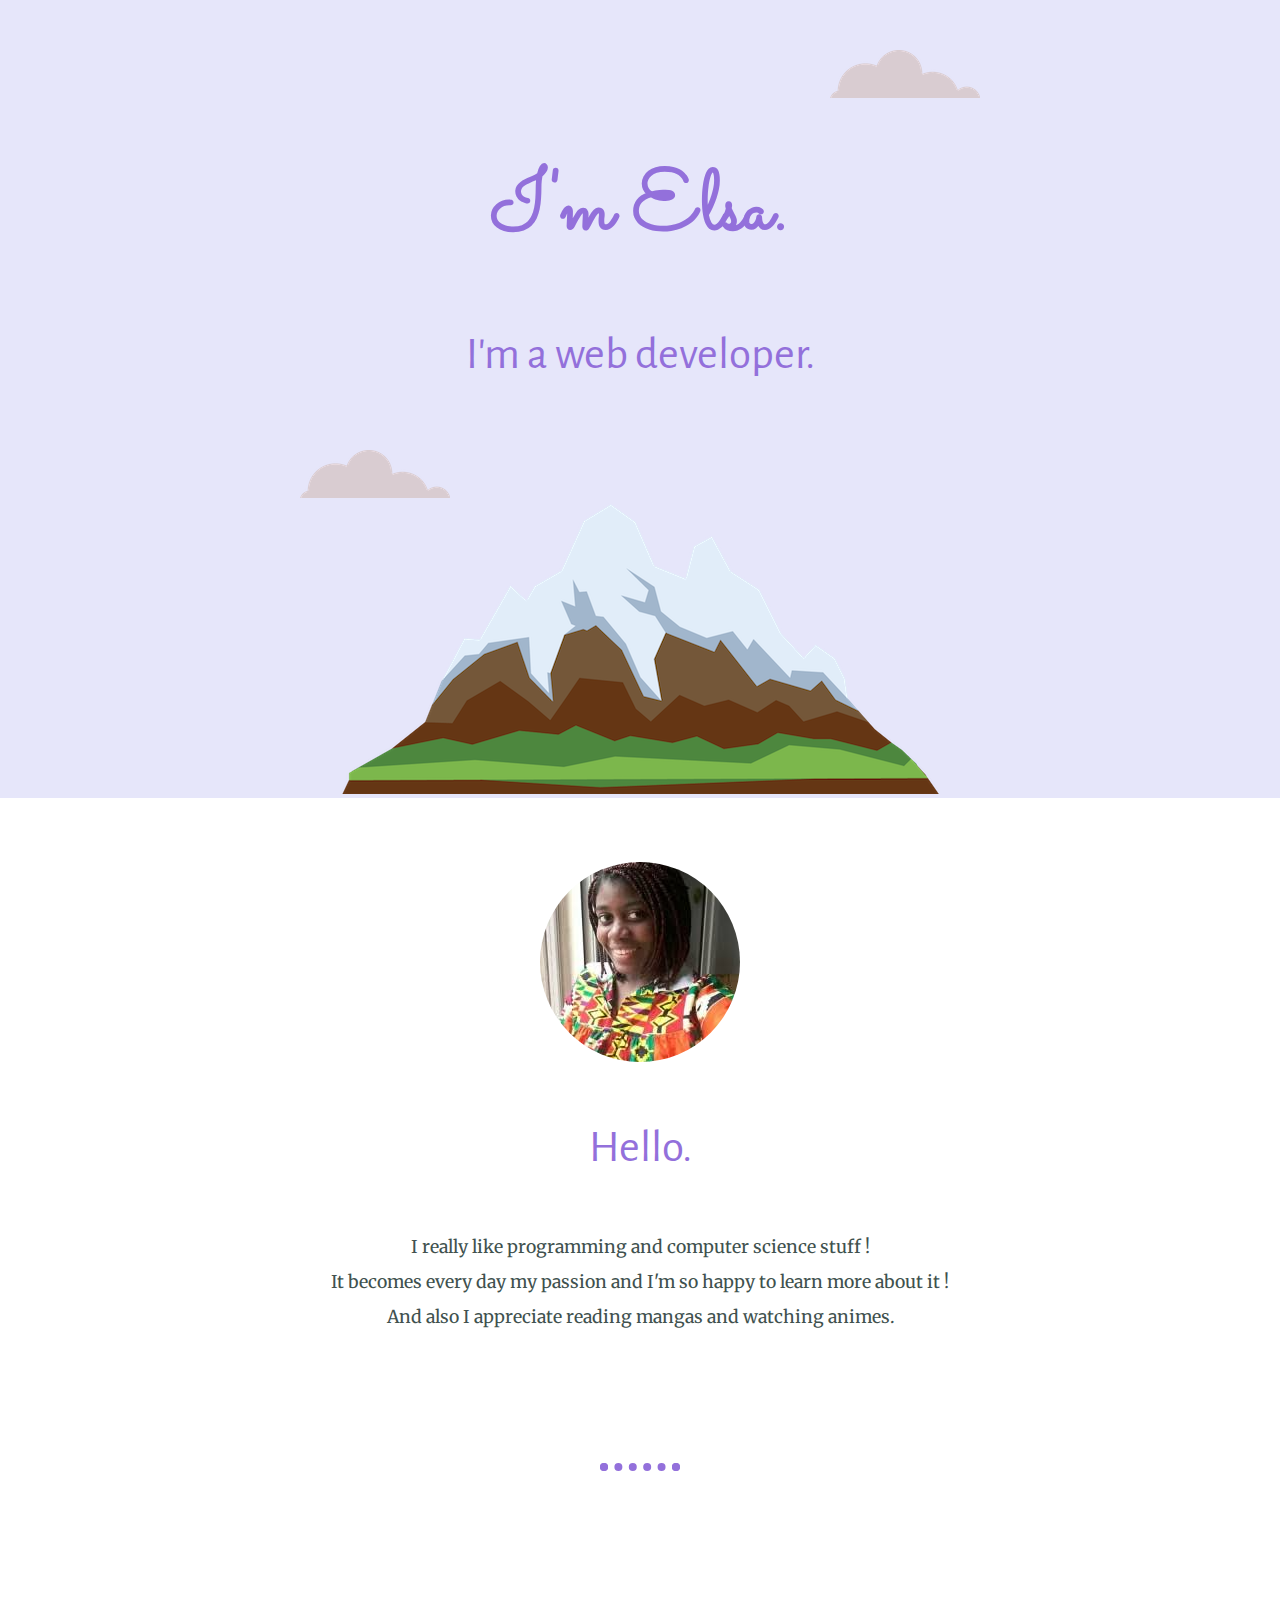
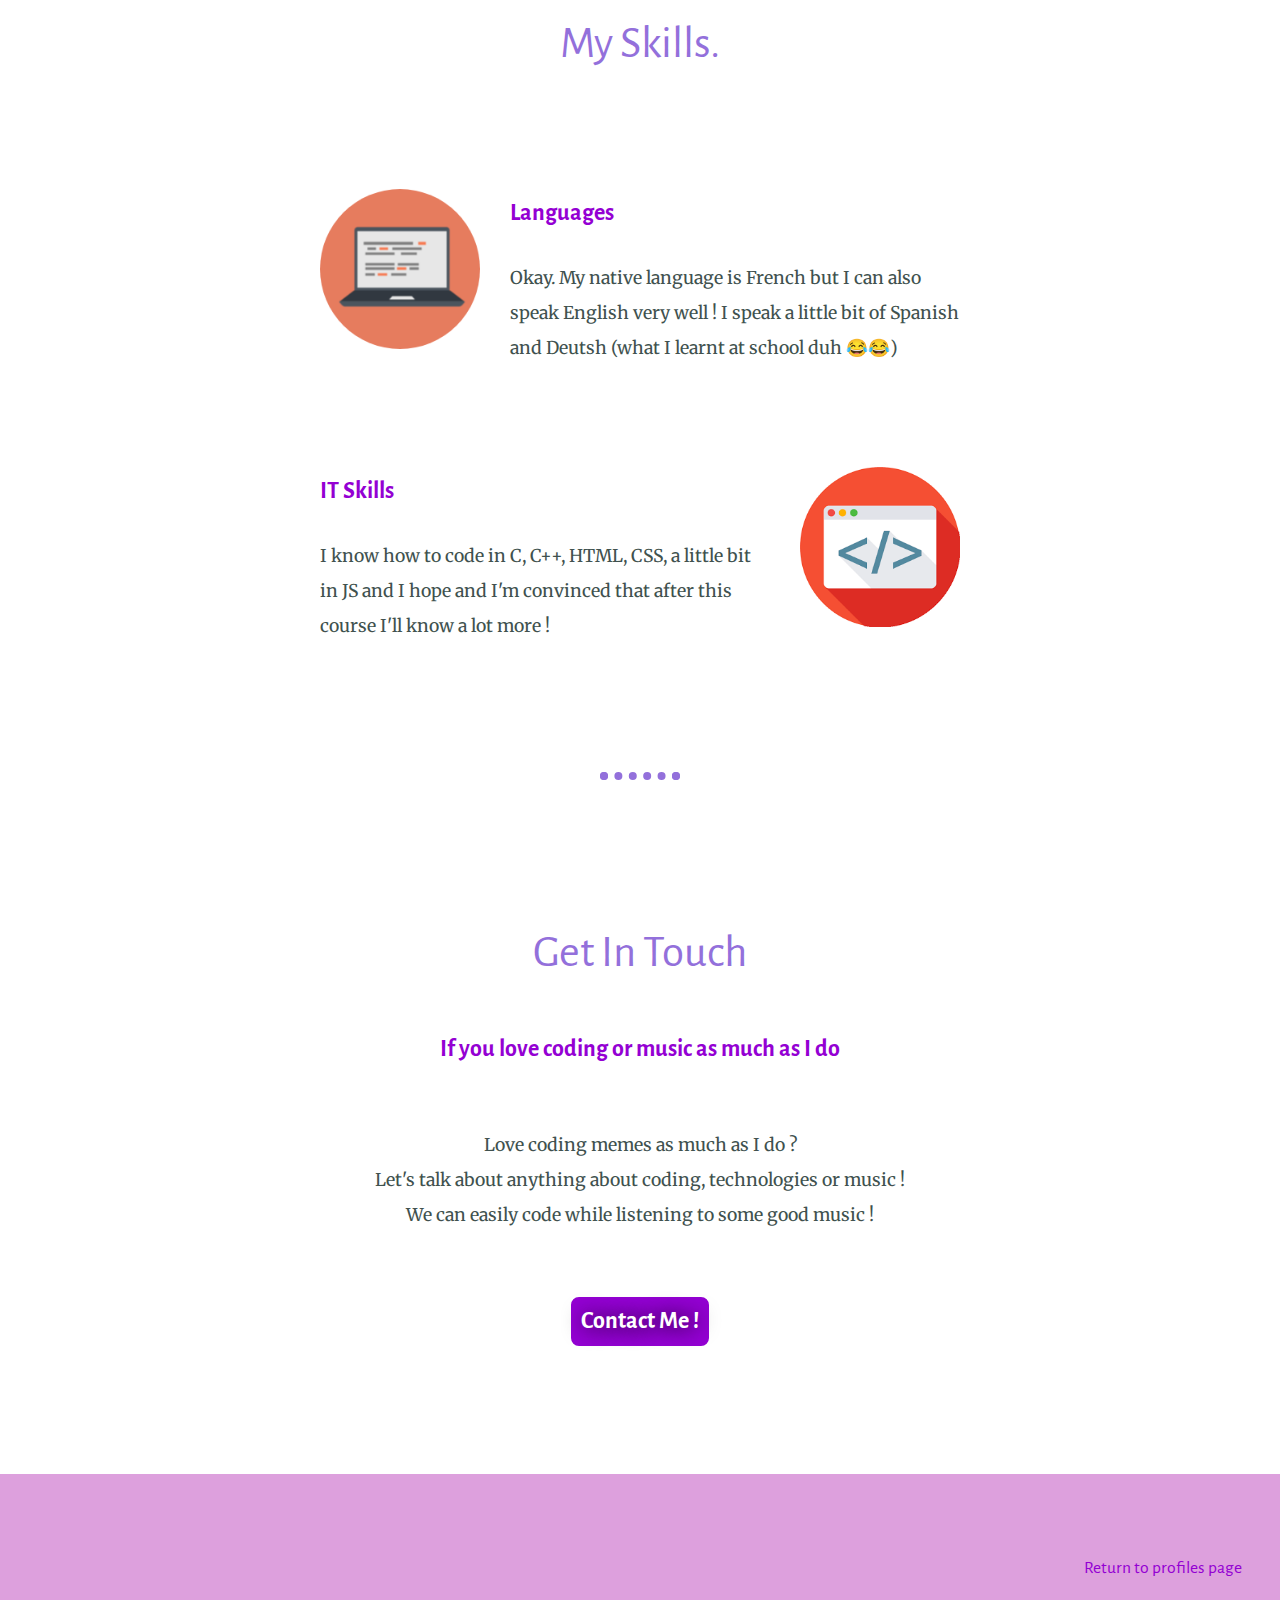
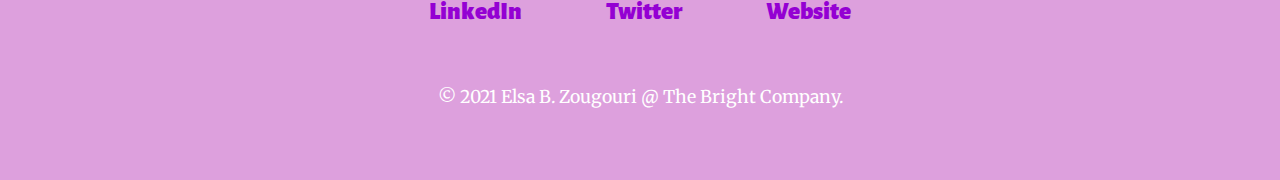
<file: HTML/profileElsa.html>
<!DOCTYPE html>
<html lang="en" dir="ltr">
    <head>
        <meta charset="UTF-8">
        <meta http-equiv="X-UA-Compatible" content="IE=edge">
        <meta name="viewport" content="width=device-width, initial-scale=1.0">
        
        <!-- My CSS file -->
        <link rel="stylesheet" href="../CSS/profileElsa_styles.css">

        <!-- Pour l'icône à côté du nom du site web -->
        <link rel="shortcut icon" href="../images/favicon.ico" type="image/x-icon">
        <link rel="icon" href="../images/favicon.ico" type="image/x-icon">

        <!-- Title -->
        <title>Elsa B. Zougouri</title>
        
        <!-- Google Fonts -->
        <link href="https://fonts.googleapis.com/css2?family=Alegreya+Sans:ital,wght@0,400;0,500;0,700;0,800;1,400;1,500;1,700;1,800&family=Fondamento:ital@0;1&family=Merriweather:ital,wght@0,300;0,400;0,700;0,900;1,300;1,400;1,700;1,900&family=Montserrat+Alternates:ital,wght@0,400;0,500;0,600;1,400;1,500;1,600&family=Sacramento&family=Tangerine:wght@400;700&display=swap" rel="stylesheet">
    </head>

    <body>
        <div class="top-container">
            <img class="top-cloud" src="../images/cloud.png" alt="cloud-image">
            <h1>I'm Elsa.</h1>
            <h2>I'm a web developer.</h2>
            <img class="bottom-cloud" src="../images/cloud.png" alt="cloud-image">
            <img src="../images/mountain.png" alt="mountain-image">
        </div>

        <div class="middle-container">
            <div class="profile">
                <img class="profile-img"src="../images/Elsa_circle.png" alt="elsa-img">
                <h2>Hello.</h2>
                <p class="little-description">
                    I really like programming and computer science stuff ! <br>
                    It becomes every day my passion and I'm so happy to learn more about it ! <br>
                    And also I appreciate reading mangas and watching animes.
                </p>
            </div>

          <hr>

            <div class="skills">
                <h2>My Skills.</h2>
                <div class="skill-row">
                    <img class="computer-image" src="../images/computer_circle.png" alt="computer_circle-img">
                    <h3>Languages</h3>
                    <p>
                        Okay. My native language is French but I can also speak English very well ! I speak a little bit of Spanish and Deutsh (what I learnt at school duh 😂😂)
                    </p>
                </div>

                <div class="skill-row">
                    <img class="tag_icon" src="../images/tag_icon.png" alt="tag_icon-img">
                    <h3>IT Skills</h3>
                    <p class="IT-skills-description">
                        I know how to code in C, C++, HTML, CSS, a little bit in JS and I hope and I'm convinced that after this course I'll know a lot more !
                    </p>
                </div>
            </div>

          <hr>

            <div class="contact-me">
                <h2>Get In Touch</h2>
                <h3>If you love coding or music as much as I do</h3>
                <p class="contact-me-description">
                    Love coding memes as much as I do ? <br>
                    Let's talk about anything about coding, technologies or music ! <br>
                    We can easily code while listening to some good music !
                </p>
                <a class="contact-me-button" href="mailto:elsazougouri224@gmail.com">Contact Me !</a>
            </div>
        </div>

        <div class="bottom-container">
            <p class="float-end text-end"><a href="teamProfiles.html">Return to profiles page</a></p>
            <a class="footer-link" href="https://www.linkedin.com/in/elsa-zougouri-301743167/">LinkedIn</a>
            <a class="footer-link" href="https://twitter.com/ElsaZoug">Twitter</a>
            <a class="footer-link" href="https://www.appbrewery.co/">Website</a>
            <p class="footer-copyright">&copy; 2021 Elsa B. Zougouri @ The Bright Company.</p>
        </div>
    </body>
</html>
</file>
<file: CSS/profileElsa_styles.css>
body
{
    margin: 0;
    text-align: center;
    font-family: 'Merriweather', serif;
}

h1
{
    margin: 50px auto 0;
    font-family: 'Sacramento', cursive;
    font-size: 5.265rem;
    font-weight: bold;
    color: #9370DB;
}

h2
{
    font-family: 'Alegreya Sans', serif;
    font-size: 2.8rem;
    color: #9370DB;
    font-weight: normal;
    line-height: 2;

}

h3
{
    font-family: 'Alegreya Sans', serif;
    color: #9400D3;
    font-size: 1.5rem;
}

p
{
    color: #40514E;
    font-size: 1.1rem;
}

hr
{
    border: dotted 0.5rem #9370DB;
    border-top: 0;
    width: 5%;
    margin: 8rem auto;
}

.little-description
{
    line-height: 2;
}

.contact-me-description
{
    margin: 4rem auto;
    line-height: 2;
}

.footer-link
{
    font-family: 'Alegreya Sans', serif;
    font-weight: 900;
    font-size: 25px;
}

.top-container
{
    background-color: #E6E6FA;
    position: relative;
    padding-top: 100px;
    margin-bottom: 4rem;
}
.top-cloud
{
    position: absolute;
    right: 300px;
    top: 50px;
}

.bottom-cloud
{
    position: absolute;
    left: 300px;
    bottom: 300px;
}

.footer-linkedin
{
    color: #9400D3;
}

.skill-row
{
    width: 50%;
    margin: 100px auto 100px;
    text-align: left;
    line-height: 2;
}

.computer-image
{
    width: 25%;
    float: left;
    margin-right: 30px
}

.tag_icon
{
    width: 25%;
    float: right;
    margin-left: 30px;
}

/* Code du contact-me-button généré sur cssbuttoncreator.com */
.contact-me-button {
   -webkit-border-radius: 20px;
   -moz-border-radius: 20px;
   border-radius: 0.5rem;
   color: #FFFFFF;
   font-family: 'Alegreya Sans', serif;
   font-size: 1.5rem;
   font-weight: bold;
   padding: 0.5rem;
   background-color: #9400D3;
   /* -webkit-box-shadow: 1px 1px 20px 0 #000000;
   -moz-box-shadow: 1px 1px 20px 0 #000000;
   box-shadow: 1px 1px 20px 0 #000000; */
   text-shadow: 1px 1px 20px #000000;
   border: solid #9400D3 2px;
   text-decoration: none;
   display: inline-block;
   cursor: pointer;
   text-align: center;
   margin-bottom: 8rem;
}

.contact-me-button:hover {
   border: solid #C70039 6px;
   background: #511845;
   background-image: -webkit-linear-gradient(top, #511845, #900C3F);
   background-image: -moz-linear-gradient(top, #511845, #900C3F);
   background-image: -ms-linear-gradient(top, #511845, #900C3F);
   background-image: -o-linear-gradient(top, #511845, #900C3F);
   background-image: -webkit-gradient(bottom, #511845, #900C3F);
   -webkit-border-radius: 20px;
   -moz-border-radius: 20px;
   border-radius: 20px;
   text-decoration: none;
}

.bottom-container
{
    padding-bottom: 6rem;
    padding-top: 4rem;
    background-color: #DDA0DD;
}

.footer-link
{
    color: #9400D3;
    padding: 2.5rem;
    text-decoration: none;
}

.footer-link:hover
{
    color: #AFEEEE;
}

.footer-copyright
{
    position: relative;
    top: 2.6rem;
    color: #FFF;
}

/* Pour le lien "Return to profile page" */
.text-end   
{
    text-align: right;
    padding-right: 3%;
}

.text-end a
{
    text-decoration: none;
    color: #9400D3;
    font-family: 'Alegreya Sans', 'Merriweather';
}

.text-end a:hover
{
    text-decoration: none;
    font-size: 1.5rem;
    color: #AFEEEE;
}
</file>
